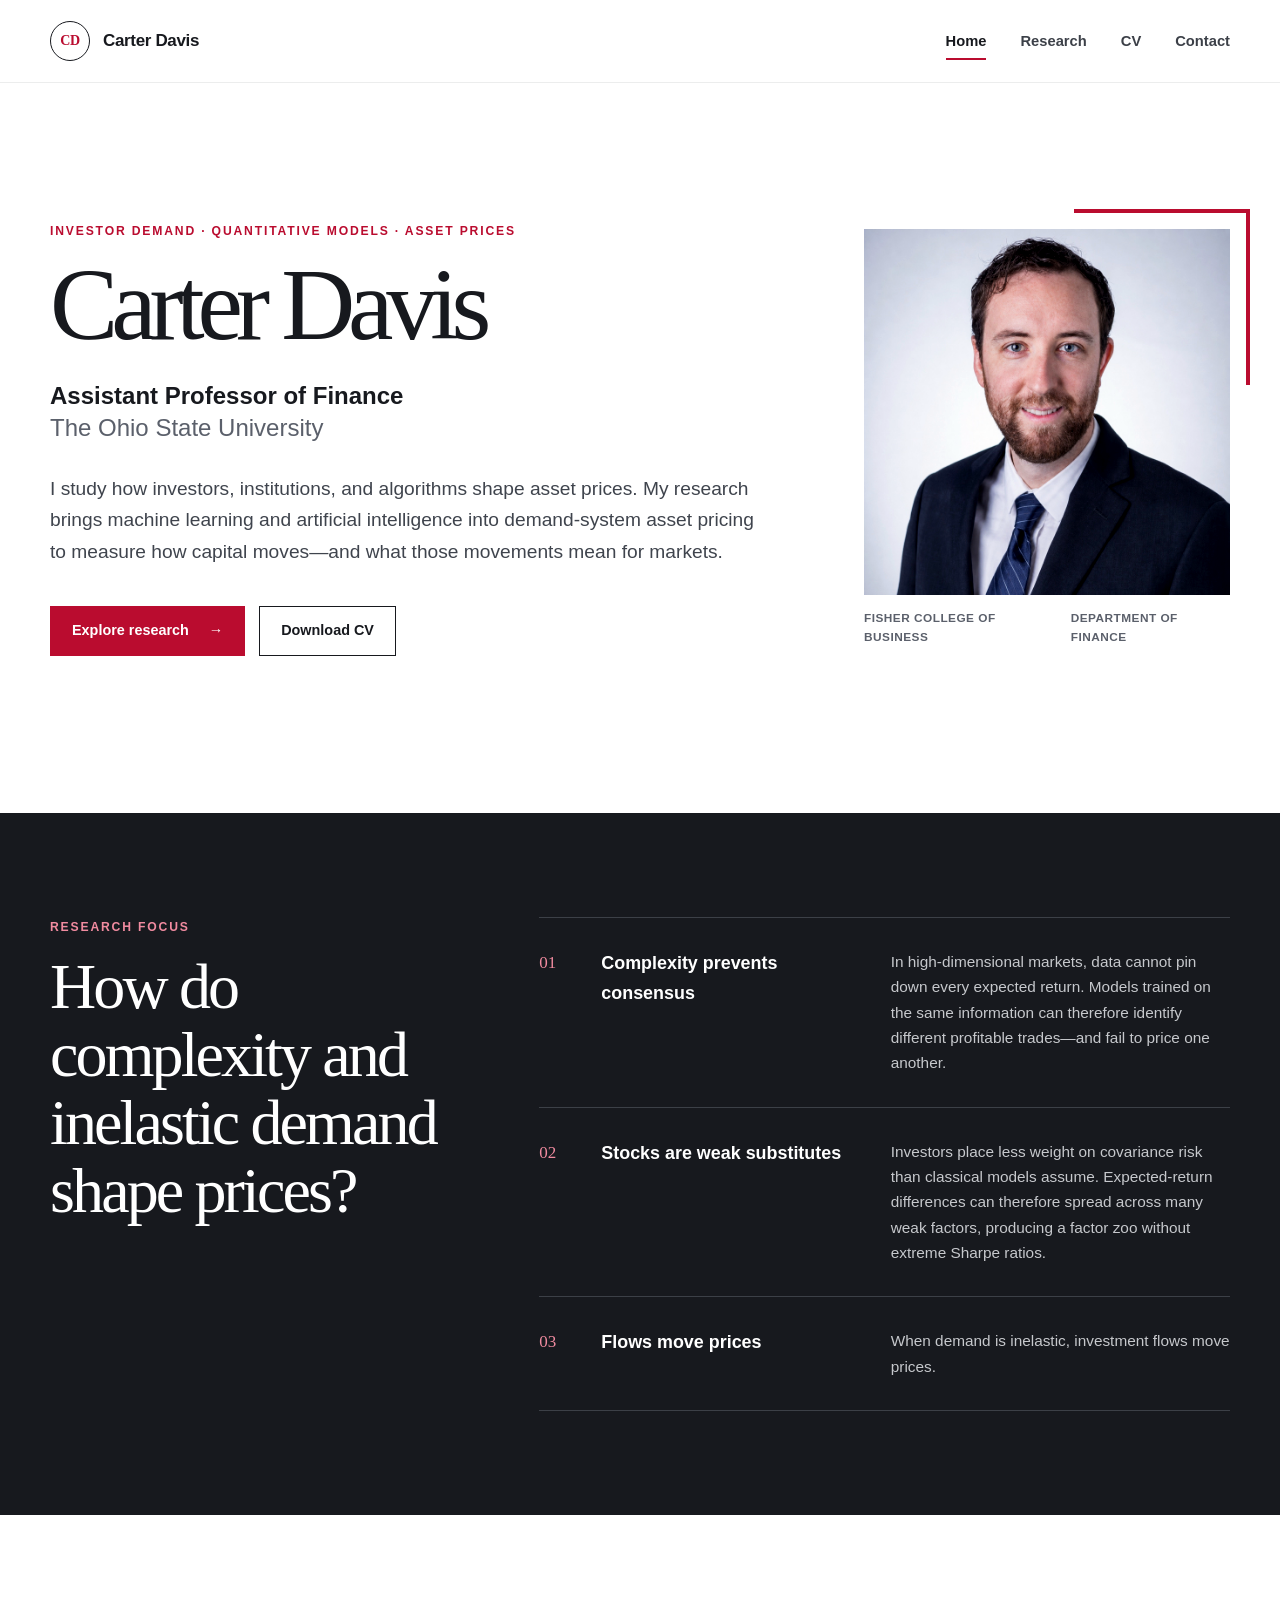
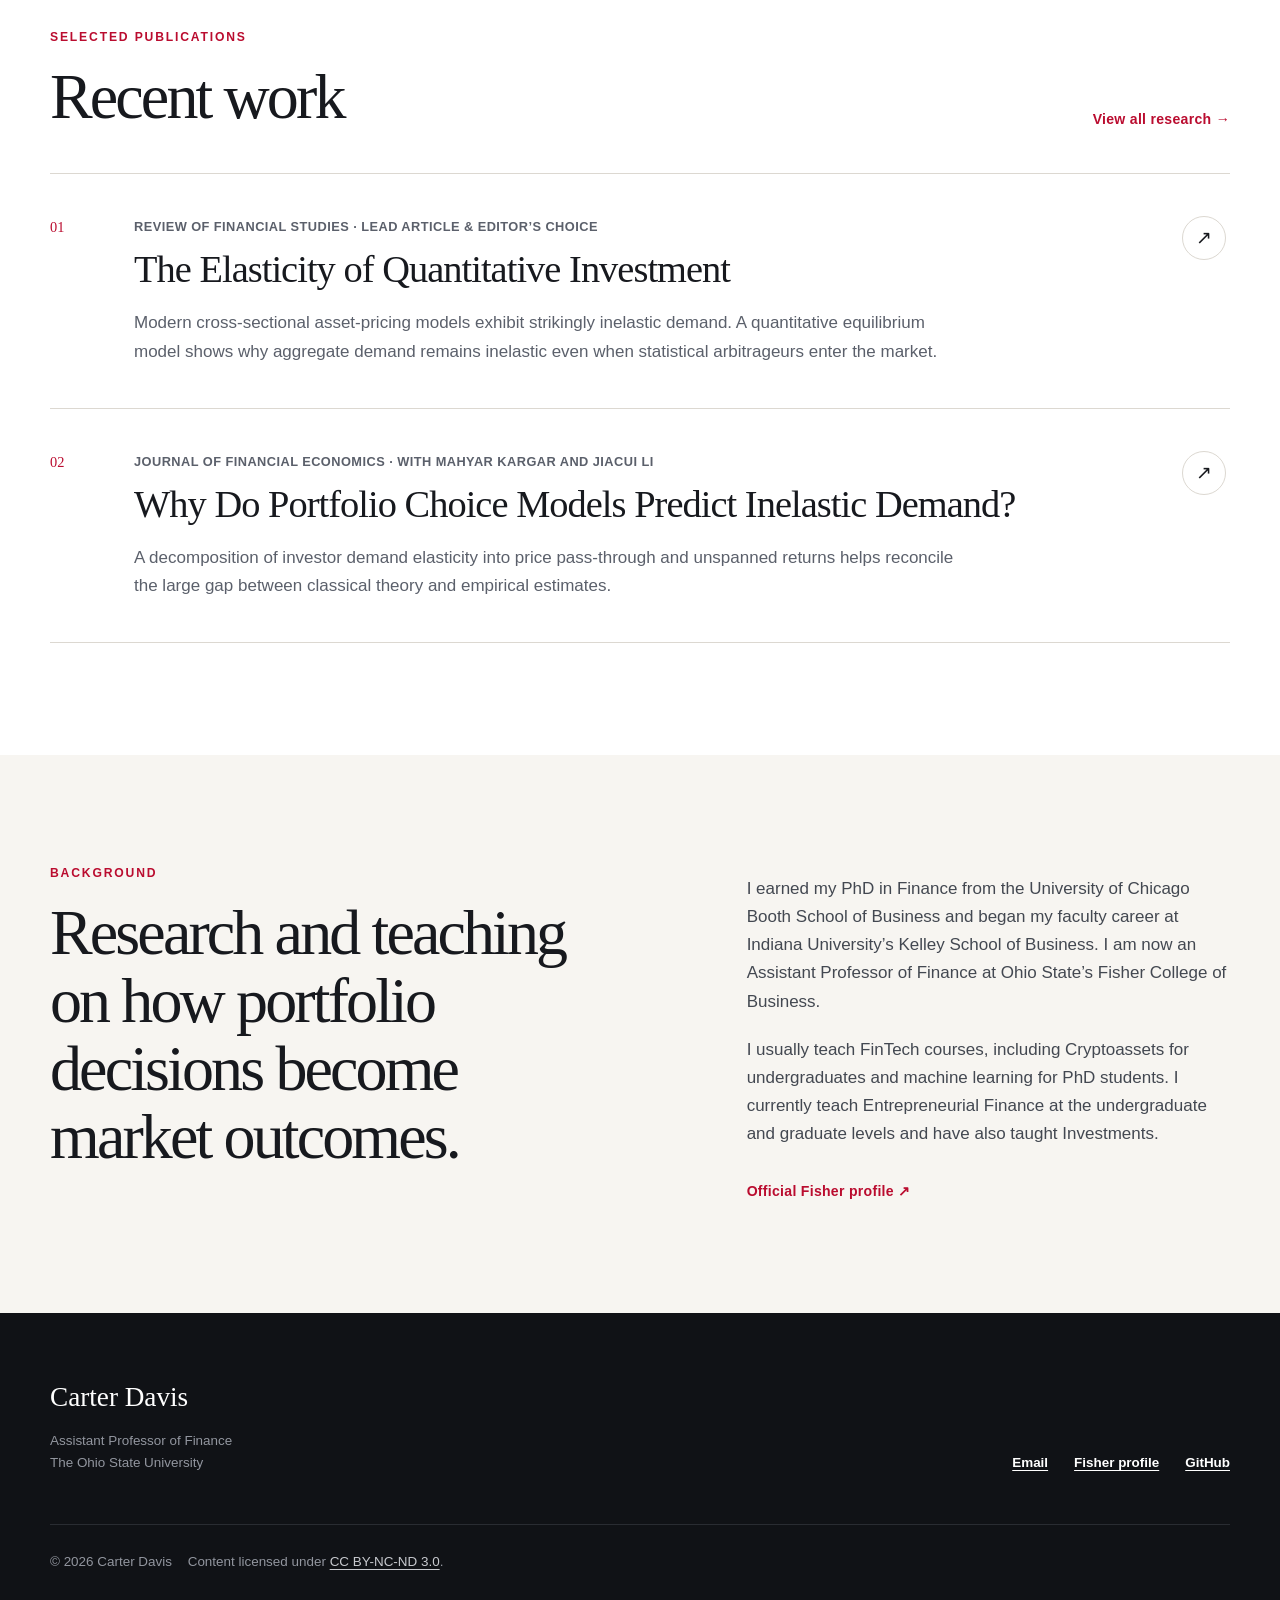
<file: index.html>
<!DOCTYPE html>
<html lang="en">
  <head>
    <meta charset="utf-8">
    <meta name="viewport" content="width=device-width, initial-scale=1">
    <title>Carter Davis | Finance Professor &amp; Researcher</title>
    <meta name="description" content="Carter Davis is an Assistant Professor of Finance at The Ohio State University studying how investors and quantitative models generate demand and move asset prices.">
    <meta name="theme-color" content="#ba0c2f">
    <link rel="canonical" href="https://carterkd.github.io/">
    <link rel="icon" href="assets/favicon.svg" type="image/svg+xml">
    <link rel="stylesheet" href="styles.css">
    <meta property="og:type" content="website">
    <meta property="og:title" content="Carter Davis | Finance Professor & Researcher">
    <meta property="og:description" content="Research on how investors and quantitative models generate demand and move asset prices.">
    <meta property="og:url" content="https://carterkd.github.io/">
    <meta property="og:image" content="https://carterkd.github.io/assets/images/carter-davis-corrected.jpg">
    <script type="application/ld+json">
      {
        "@context": "https://schema.org",
        "@type": "Person",
        "name": "Carter Davis",
        "url": "https://carterkd.github.io/",
        "image": "https://carterkd.github.io/assets/images/carter-davis-corrected.jpg",
        "jobTitle": "Assistant Professor of Finance",
        "affiliation": {
          "@type": "CollegeOrUniversity",
          "name": "The Ohio State University"
        },
        "alumniOf": {
          "@type": "CollegeOrUniversity",
          "name": "University of Chicago Booth School of Business"
        },
        "sameAs": [
          "https://fisher.osu.edu/people/davis.4983",
          "https://github.com/carterkd"
        ]
      }
    </script>
  </head>
  <body>
    <a class="skip-link" href="#main-content">Skip to content</a>
    <header class="site-header">
      <div class="shell header-inner">
        <a class="site-name" href="index.html" aria-label="CD, Carter Davis, home">
          <span class="monogram" aria-hidden="true">CD</span>
          <span>Carter Davis</span>
        </a>
        <button class="menu-button" type="button" aria-expanded="false" aria-controls="site-nav">
          <span class="sr-only">Open navigation</span>
          <span aria-hidden="true"></span>
          <span aria-hidden="true"></span>
        </button>
        <nav id="site-nav" class="site-nav" aria-label="Main navigation">
          <a href="index.html" aria-current="page">Home</a>
          <a href="research.html">Research</a>
          <a href="assets/files/carter-davis-cv.pdf">CV</a>
          <a href="contact.html">Contact</a>
        </nav>
      </div>
    </header>

    <main id="main-content">
      <section class="hero shell">
        <div class="hero-copy">
          <p class="eyebrow">Investor Demand · Quantitative Models · Asset Prices</p>
          <h1>Carter Davis</h1>
          <p class="hero-role">Assistant Professor of Finance<br><span>The Ohio State University</span></p>
          <p class="hero-intro">I study how investors, institutions, and algorithms shape asset prices. My research brings machine learning and artificial intelligence into demand-system asset pricing to measure how capital moves—and what those movements mean for markets.</p>
          <div class="button-row">
            <a class="button button-primary" href="research.html">Explore research <span aria-hidden="true">→</span></a>
            <a class="button button-secondary" href="assets/files/carter-davis-cv.pdf">Download CV</a>
          </div>
        </div>
        <figure class="portrait-wrap">
          <div class="portrait-accent" aria-hidden="true"></div>
          <img class="portrait" src="assets/images/carter-davis-corrected.jpg" width="840" height="840" alt="Carter Davis">
          <figcaption>
            <span>Fisher College of Business</span>
            <span>Department of Finance</span>
          </figcaption>
        </figure>
      </section>

      <section class="research-focus" aria-labelledby="focus-heading">
        <div class="shell focus-grid">
          <div>
            <p class="section-kicker">Research focus</p>
            <h2 id="focus-heading">How do complexity and inelastic demand shape prices?</h2>
          </div>
          <div class="focus-list">
            <div class="focus-item">
              <span class="focus-number">01</span>
              <h3>Complexity prevents consensus</h3>
              <p>In high-dimensional markets, data cannot pin down every expected return. Models trained on the same information can therefore identify different profitable trades—and fail to price one another.</p>
            </div>
            <div class="focus-item">
              <span class="focus-number">02</span>
              <h3>Stocks are weak substitutes</h3>
              <p>Investors place less weight on covariance risk than classical models assume. Expected-return differences can therefore spread across many weak factors, producing a factor zoo without extreme Sharpe ratios.</p>
            </div>
            <div class="focus-item">
              <span class="focus-number">03</span>
              <h3>Flows move prices</h3>
              <p>When demand is inelastic, investment flows move prices.</p>
            </div>
          </div>
        </div>
      </section>

      <section class="featured shell" aria-labelledby="featured-heading">
        <div class="section-heading-row">
          <div>
            <p class="section-kicker">Selected publications</p>
            <h2 id="featured-heading">Recent work</h2>
          </div>
          <a class="text-link" href="research.html">View all research <span aria-hidden="true">→</span></a>
        </div>

        <article class="featured-paper">
          <div class="paper-index">01</div>
          <div class="paper-main">
            <p class="paper-status">Review of Financial Studies · Lead article &amp; editor’s choice</p>
            <h3><a href="https://academic.oup.com/rfs/article/38/10/2845/8209933">The Elasticity of Quantitative Investment</a></h3>
            <p>Modern cross-sectional asset-pricing models exhibit strikingly inelastic demand. A quantitative equilibrium model shows why aggregate demand remains inelastic even when statistical arbitrageurs enter the market.</p>
          </div>
          <a class="paper-arrow" href="https://academic.oup.com/rfs/article/38/10/2845/8209933" aria-label="Read The Elasticity of Quantitative Investment">↗</a>
        </article>

        <article class="featured-paper">
          <div class="paper-index">02</div>
          <div class="paper-main">
            <p class="paper-status">Journal of Financial Economics · With Mahyar Kargar and Jiacui Li</p>
            <h3><a href="https://doi.org/10.1016/j.jfineco.2025.104096">Why Do Portfolio Choice Models Predict Inelastic Demand?</a></h3>
            <p>A decomposition of investor demand elasticity into price pass-through and unspanned returns helps reconcile the large gap between classical theory and empirical estimates.</p>
          </div>
          <a class="paper-arrow" href="https://doi.org/10.1016/j.jfineco.2025.104096" aria-label="Read Why Do Portfolio Choice Models Predict Inelastic Demand">↗</a>
        </article>
      </section>

      <section class="about-strip">
        <div class="shell about-grid">
          <div>
            <p class="section-kicker">Background</p>
            <h2>Research and teaching on how portfolio decisions become market outcomes.</h2>
          </div>
          <div class="about-copy">
            <p>I earned my PhD in Finance from the University of Chicago Booth School of Business and began my faculty career at Indiana University’s Kelley School of Business. I am now an Assistant Professor of Finance at Ohio State’s Fisher College of Business.</p>
            <p>I usually teach FinTech courses, including Cryptoassets for undergraduates and machine learning for PhD students. I currently teach Entrepreneurial Finance at the undergraduate and graduate levels and have also taught Investments.</p>
            <a class="text-link" href="https://fisher.osu.edu/people/davis.4983">Official Fisher profile <span aria-hidden="true">↗</span></a>
          </div>
        </div>
      </section>
    </main>

    <footer class="site-footer">
      <div class="shell footer-grid">
        <div>
          <a class="footer-name" href="index.html">Carter Davis</a>
          <p>Assistant Professor of Finance<br>The Ohio State University</p>
        </div>
        <nav class="footer-links" aria-label="Footer links">
          <a href="mailto:davis.4983@osu.edu">Email</a>
          <a href="https://fisher.osu.edu/people/davis.4983">Fisher profile</a>
          <a href="https://github.com/carterkd">GitHub</a>
        </nav>
        <p class="copyright">© <span data-current-year>2026</span> Carter Davis <span class="license">Content licensed under <a href="https://creativecommons.org/licenses/by-nc-nd/3.0/">CC BY-NC-ND 3.0</a>.</span></p>
      </div>
    </footer>
    <script src="script.js"></script>
  </body>
</html>
</file>
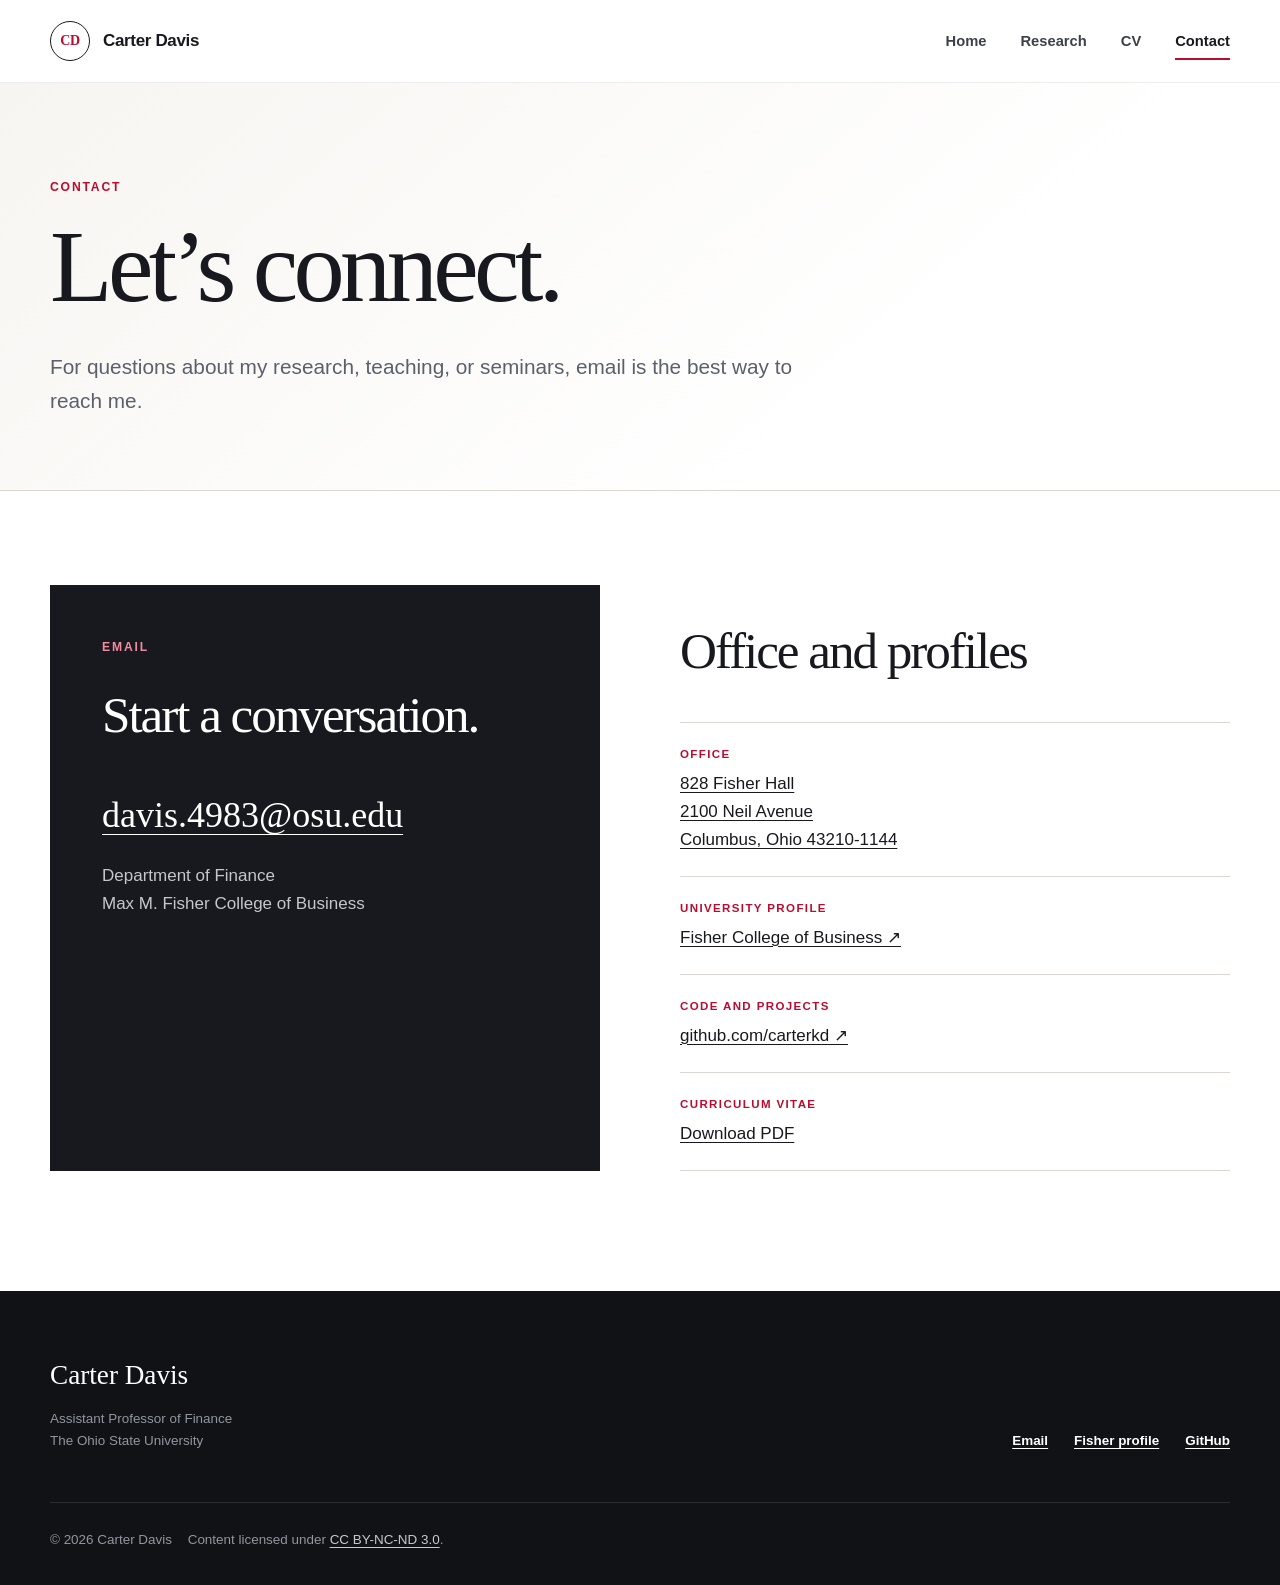
<file: contact.html>
<!DOCTYPE html>
<html lang="en">
  <head>
    <meta charset="utf-8">
    <meta name="viewport" content="width=device-width, initial-scale=1">
    <title>Contact | Carter Davis</title>
    <meta name="description" content="Contact Carter Davis, Assistant Professor of Finance at The Ohio State University Fisher College of Business.">
    <meta name="theme-color" content="#ba0c2f">
    <link rel="canonical" href="https://carterkd.github.io/contact.html">
    <link rel="icon" href="assets/favicon.svg" type="image/svg+xml">
    <link rel="stylesheet" href="styles.css">
  </head>
  <body>
    <a class="skip-link" href="#main-content">Skip to content</a>
    <header class="site-header">
      <div class="shell header-inner">
        <a class="site-name" href="index.html" aria-label="CD, Carter Davis, home">
          <span class="monogram" aria-hidden="true">CD</span>
          <span>Carter Davis</span>
        </a>
        <button class="menu-button" type="button" aria-expanded="false" aria-controls="site-nav">
          <span class="sr-only">Open navigation</span>
          <span aria-hidden="true"></span>
          <span aria-hidden="true"></span>
        </button>
        <nav id="site-nav" class="site-nav" aria-label="Main navigation">
          <a href="index.html">Home</a>
          <a href="research.html">Research</a>
          <a href="assets/files/carter-davis-cv.pdf">CV</a>
          <a href="contact.html" aria-current="page">Contact</a>
        </nav>
      </div>
    </header>

    <main id="main-content">
      <header class="page-hero">
        <div class="shell">
          <p class="eyebrow">Contact</p>
          <h1>Let’s connect.</h1>
          <p class="lede">For questions about my research, teaching, or seminars, email is the best way to reach me.</p>
        </div>
      </header>

      <section class="contact-section">
        <div class="shell contact-grid">
          <div class="contact-card">
            <p class="section-kicker">Email</p>
            <h2>Start a conversation.</h2>
            <a href="mailto:davis.4983@osu.edu">davis.4983@osu.edu</a>
            <p>Department of Finance<br>Max M. Fisher College of Business</p>
          </div>
          <div class="contact-details">
            <h2>Office and profiles</h2>
            <div class="detail-row">
              <span class="detail-label">Office</span>
              <p><a href="https://maps.google.com/?q=Fisher+Hall+2100+Neil+Ave+Columbus+Ohio+43210">828 Fisher Hall<br>2100 Neil Avenue<br>Columbus, Ohio 43210-1144</a></p>
            </div>
            <div class="detail-row">
              <span class="detail-label">University profile</span>
              <p><a href="https://fisher.osu.edu/people/davis.4983">Fisher College of Business <span aria-hidden="true">↗</span></a></p>
            </div>
            <div class="detail-row">
              <span class="detail-label">Code and projects</span>
              <p><a href="https://github.com/carterkd">github.com/carterkd <span aria-hidden="true">↗</span></a></p>
            </div>
            <div class="detail-row">
              <span class="detail-label">Curriculum vitae</span>
              <p><a href="assets/files/carter-davis-cv.pdf">Download PDF</a></p>
            </div>
          </div>
        </div>
      </section>
    </main>

    <footer class="site-footer">
      <div class="shell footer-grid">
        <div>
          <a class="footer-name" href="index.html">Carter Davis</a>
          <p>Assistant Professor of Finance<br>The Ohio State University</p>
        </div>
        <nav class="footer-links" aria-label="Footer links">
          <a href="mailto:davis.4983@osu.edu">Email</a>
          <a href="https://fisher.osu.edu/people/davis.4983">Fisher profile</a>
          <a href="https://github.com/carterkd">GitHub</a>
        </nav>
        <p class="copyright">© <span data-current-year>2026</span> Carter Davis <span class="license">Content licensed under <a href="https://creativecommons.org/licenses/by-nc-nd/3.0/">CC BY-NC-ND 3.0</a>.</span></p>
      </div>
    </footer>
    <script src="script.js"></script>
  </body>
</html>
</file>
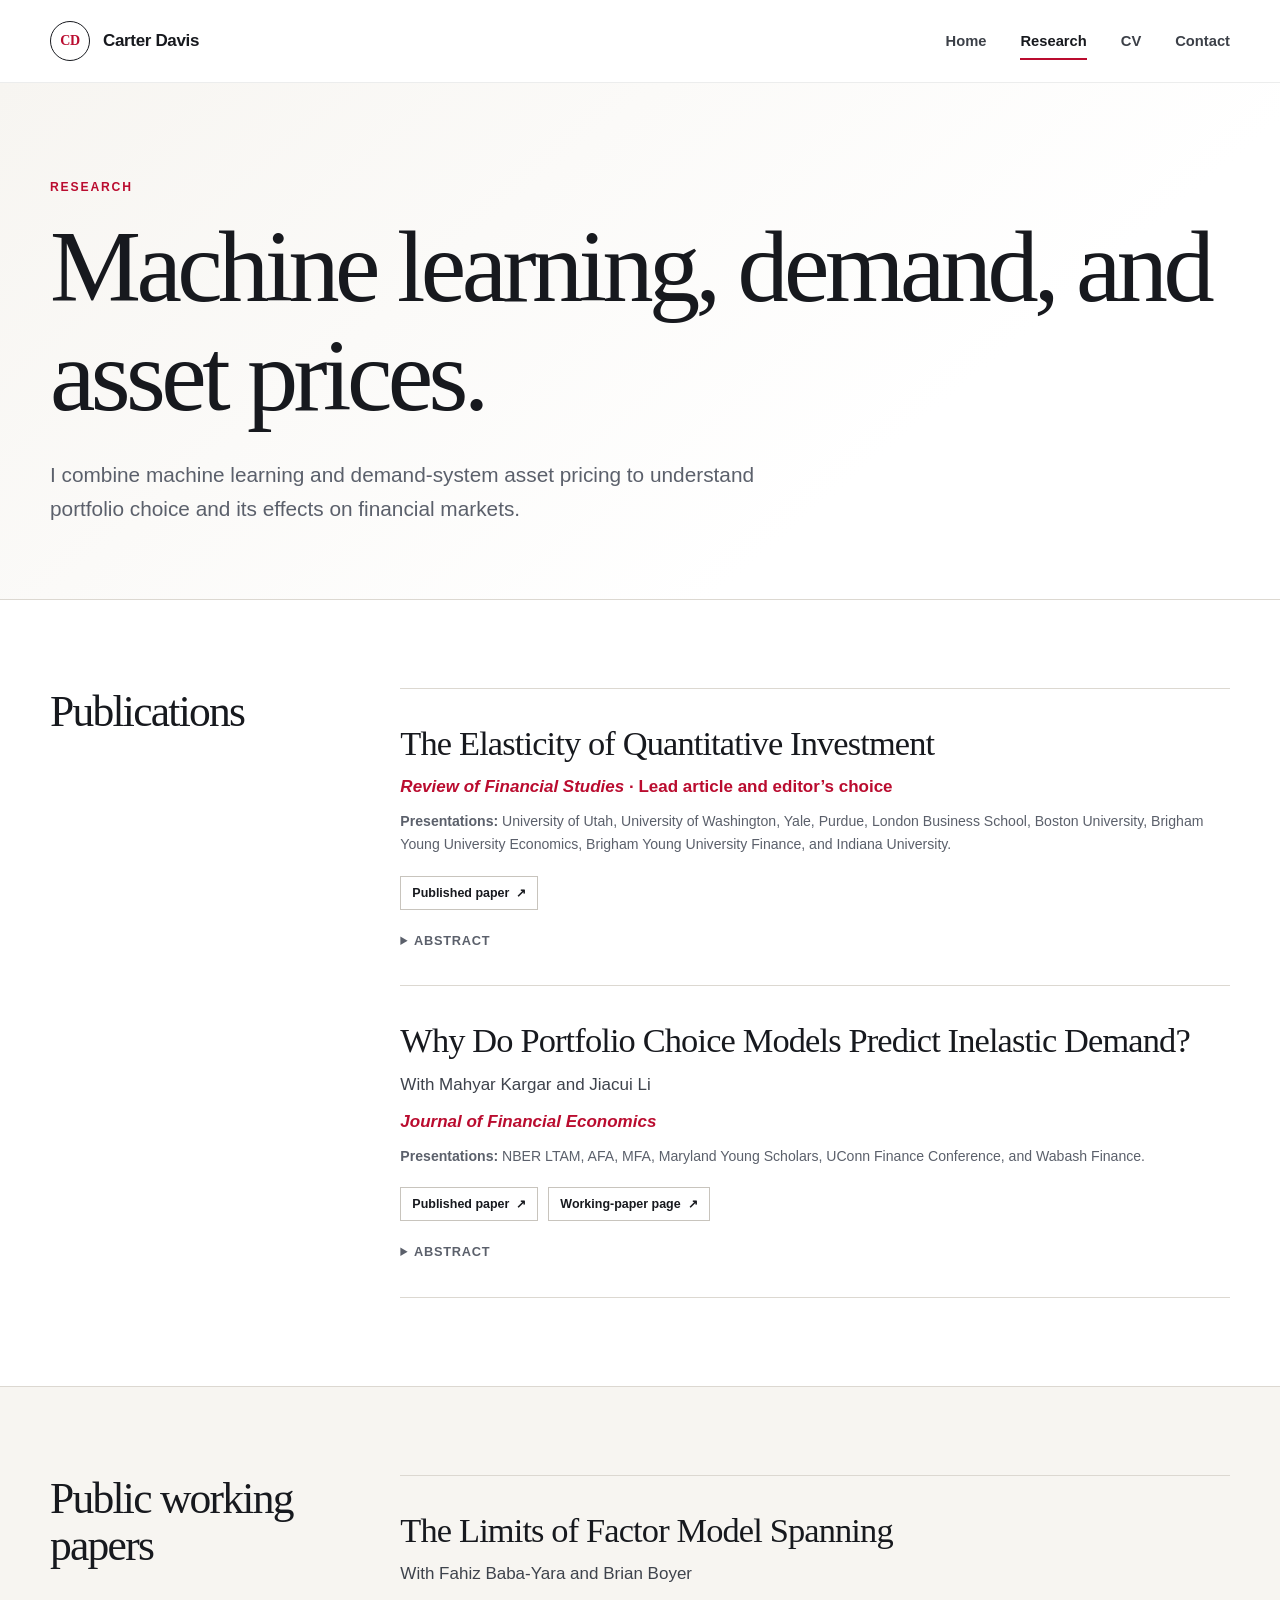
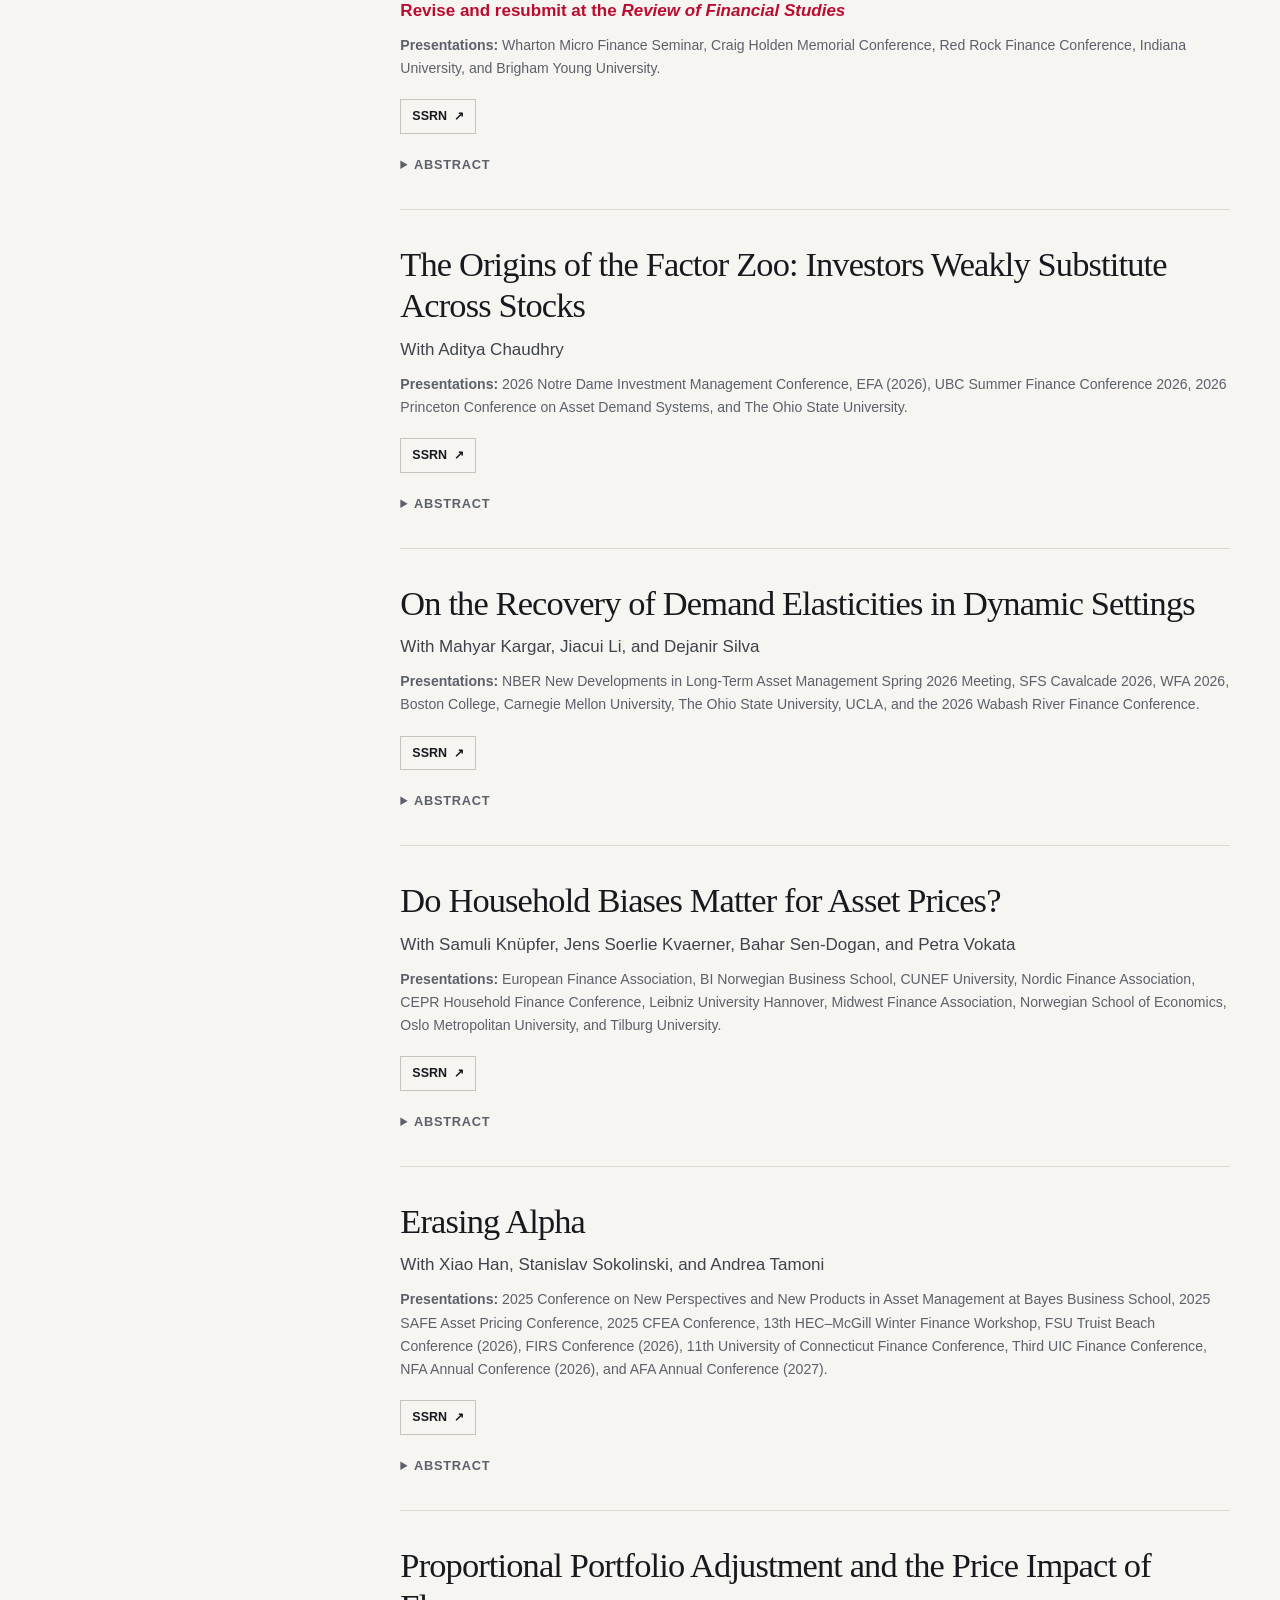
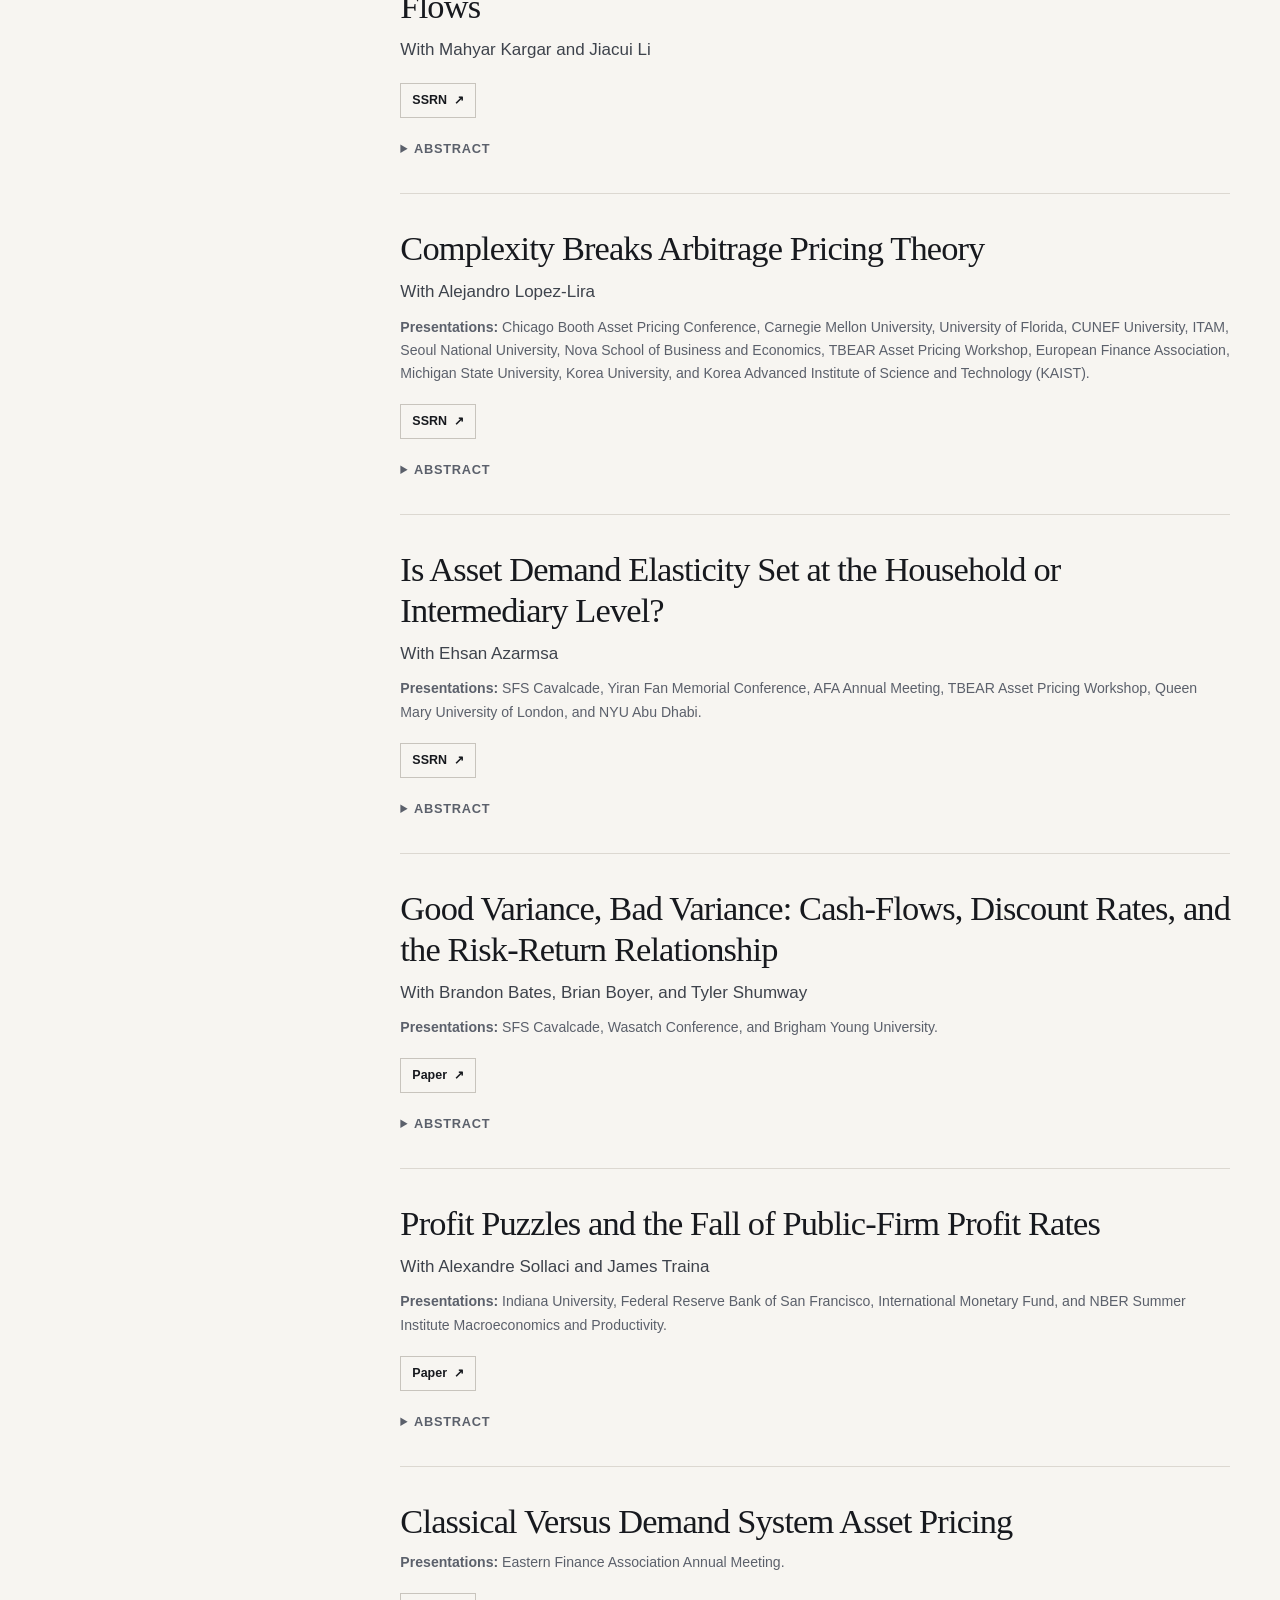
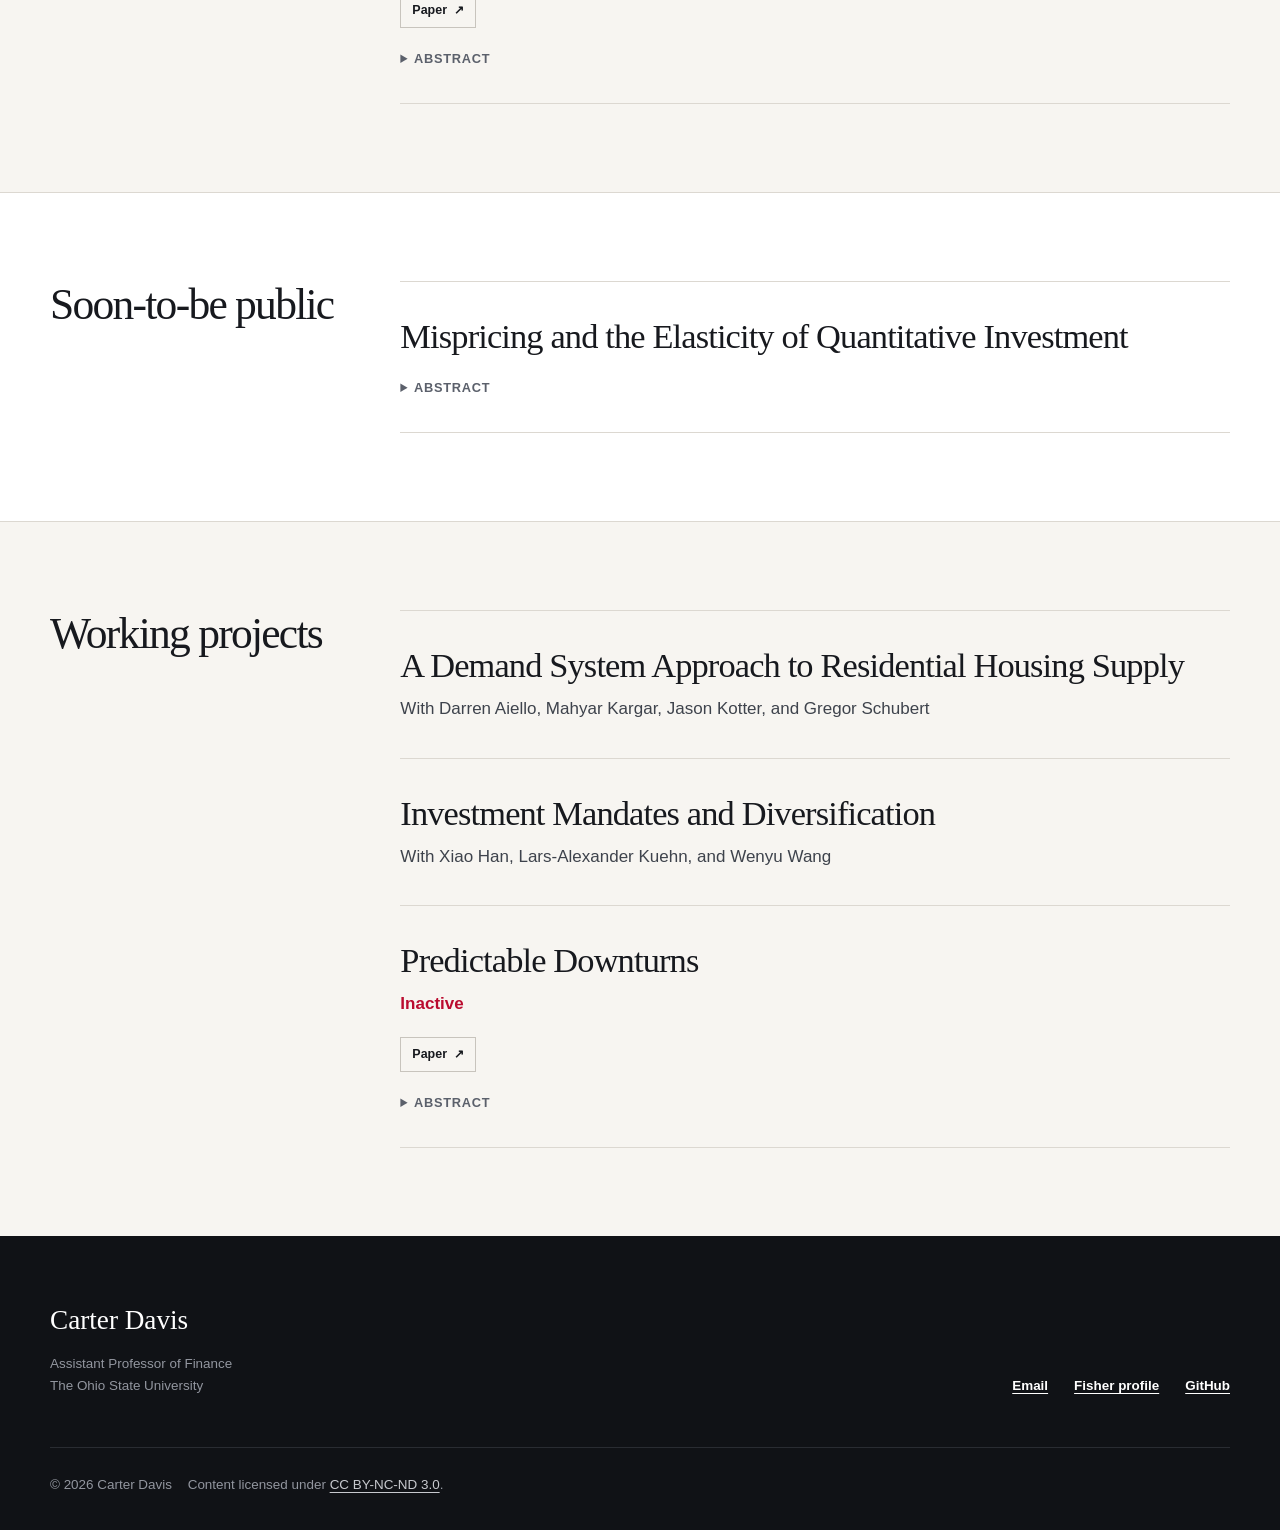
<file: research.html>
<!DOCTYPE html>
<html lang="en">
  <head>
    <meta charset="utf-8">
    <meta name="viewport" content="width=device-width, initial-scale=1">
    <title>Research | Carter Davis</title>
    <meta name="description" content="Publications and working papers by Carter Davis on how investors and quantitative models generate demand and shape asset prices.">
    <meta name="theme-color" content="#ba0c2f">
    <link rel="canonical" href="https://carterkd.github.io/research.html">
    <link rel="icon" href="assets/favicon.svg" type="image/svg+xml">
    <link rel="stylesheet" href="styles.css">
  </head>
  <body>
    <a class="skip-link" href="#main-content">Skip to content</a>
    <header class="site-header">
      <div class="shell header-inner">
        <a class="site-name" href="index.html" aria-label="CD, Carter Davis, home">
          <span class="monogram" aria-hidden="true">CD</span>
          <span>Carter Davis</span>
        </a>
        <button class="menu-button" type="button" aria-expanded="false" aria-controls="site-nav">
          <span class="sr-only">Open navigation</span>
          <span aria-hidden="true"></span>
          <span aria-hidden="true"></span>
        </button>
        <nav id="site-nav" class="site-nav" aria-label="Main navigation">
          <a href="index.html">Home</a>
          <a href="research.html" aria-current="page">Research</a>
          <a href="assets/files/carter-davis-cv.pdf">CV</a>
          <a href="contact.html">Contact</a>
        </nav>
      </div>
    </header>

    <main id="main-content">
      <header class="page-hero">
        <div class="shell">
          <p class="eyebrow">Research</p>
          <h1>Machine learning, demand, and asset prices.</h1>
          <p class="lede">I combine machine learning and demand-system asset pricing to understand portfolio choice and its effects on financial markets.</p>
        </div>
      </header>

      <section class="research-section" aria-labelledby="publications-heading">
        <div class="shell research-layout">
          <h2 id="publications-heading">Publications</h2>
          <div class="paper-list">
            <article class="paper-card">
              <h3><a href="https://academic.oup.com/rfs/article/38/10/2845/8209933">The Elasticity of Quantitative Investment</a></h3>
              <p class="venue"><em>Review of Financial Studies</em> · Lead article and editor’s choice</p>
              <p class="presentations"><strong>Presentations:</strong> University of Utah, University of Washington, Yale, Purdue, London Business School, Boston University, Brigham Young University Economics, Brigham Young University Finance, and Indiana University.</p>
              <div class="paper-actions">
                <a class="paper-link" href="https://academic.oup.com/rfs/article/38/10/2845/8209933">Published paper <span aria-hidden="true">↗</span></a>
              </div>
              <details class="abstract">
                <summary>Abstract</summary>
                <p>What is the demand elasticity of statistical arbitrageurs that invest according to the advice of modern cross-sectional asset pricing models? Thirteen models from the literature exhibit strikingly inelastic demand, in contrast to classical models that rely on statistical arbitrageurs to create elastic market demand for assets. This inelasticity arises from the difficulty of trading against price changes. A quantitative equilibrium model shows that aggregate demand remains inelastic even with these statistical arbitrageurs in the market.</p>
              </details>
            </article>

            <article class="paper-card">
              <h3><a href="https://papers.ssrn.com/sol3/papers.cfm?abstract_id=4195089">Why Do Portfolio Choice Models Predict Inelastic Demand?</a></h3>
              <p class="authors">With Mahyar Kargar and Jiacui Li</p>
              <p class="venue"><em>Journal of Financial Economics</em></p>
              <p class="presentations"><strong>Presentations:</strong> NBER LTAM, AFA, MFA, Maryland Young Scholars, UConn Finance Conference, and Wabash Finance.</p>
              <div class="paper-actions">
                <a class="paper-link" href="https://doi.org/10.1016/j.jfineco.2025.104096">Published paper <span aria-hidden="true">↗</span></a>
                <a class="paper-link" href="https://papers.ssrn.com/sol3/papers.cfm?abstract_id=4195089">Working-paper page <span aria-hidden="true">↗</span></a>
              </div>
              <details class="abstract">
                <summary>Abstract</summary>
                <p>Classical asset pricing models predict that optimizing investors exhibit extremely high demand elasticities, while empirical estimates are significantly lower—by three orders of magnitude. To reconcile this disparity, we introduce a novel decomposition of investor demand elasticity into two key components: “price pass-through,” which captures how price movements forecast returns, and “unspanned returns,” reflecting a stock’s lack of perfect substitutes. In a factor model framework, we show that unspanned returns become significant when models include “weak factors.” Classical models overestimate demand elasticity by assuming both very low unspanned returns and high price pass-throughs, assumptions that are inconsistent with empirical evidence.</p>
              </details>
            </article>
          </div>
        </div>
      </section>

      <section class="research-section alt" aria-labelledby="working-papers-heading">
        <div class="shell research-layout">
          <h2 id="working-papers-heading">Public working papers</h2>
          <div class="paper-list">
            <article class="paper-card">
              <h3><a href="https://papers.ssrn.com/sol3/papers.cfm?abstract_id=3967588">The Limits of Factor Model Spanning</a></h3>
              <p class="authors">With Fahiz Baba-Yara and Brian Boyer</p>
              <p class="venue">Revise and resubmit at the <em>Review of Financial Studies</em></p>
              <p class="presentations"><strong>Presentations:</strong> Wharton Micro Finance Seminar, Craig Holden Memorial Conference, Red Rock Finance Conference, Indiana University, and Brigham Young University.</p>
              <div class="paper-actions">
                <a class="paper-link" href="https://papers.ssrn.com/sol3/papers.cfm?abstract_id=3967588">SSRN <span aria-hidden="true">↗</span></a>
              </div>
              <details class="abstract">
                <summary>Abstract</summary>
                <p>Factor models, their linear stochastic discount factors, and the mean–variance-efficient portfolios formed from their factors are central tools for describing expected returns. We ask whether any factor model proposed in the literature can price the model portfolios produced by all the others. We soundly reject this null: every candidate produces economically large pricing errors—spanning alphas—on portfolios produced by other models. Covariance-based SDF tests likewise cannot price every candidate, even when its SDF coefficient is chosen solely to price competing model portfolios. Even meta-portfolios constructed from all candidate models fail to span them out of sample. We develop a theory explaining how rational procedures trained on the same data can continue to produce different pricing portfolios in a high-dimensional learning problem.</p>
              </details>
            </article>

            <article class="paper-card">
              <h3><a href="https://papers.ssrn.com/sol3/papers.cfm?abstract_id=6545318">The Origins of the Factor Zoo: Investors Weakly Substitute Across Stocks</a></h3>
              <p class="authors">With Aditya Chaudhry</p>
              <p class="presentations"><strong>Presentations:</strong> 2026 Notre Dame Investment Management Conference, EFA (2026), UBC Summer Finance Conference 2026, 2026 Princeton Conference on Asset Demand Systems, and The Ohio State University.</p>
              <div class="paper-actions">
                <a class="paper-link" href="https://papers.ssrn.com/sol3/papers.cfm?abstract_id=6545318">SSRN <span aria-hidden="true">↗</span></a>
              </div>
              <details class="abstract">
                <summary>Abstract</summary>
                <p>We propose a simple explanation for the “factor zoo” in expected stock returns: investors treat individual stocks as weak substitutes. In classical asset-pricing models, substitution is strong: investors readily reallocate across assets that comove, so differences in expected returns are explained by the few factors that create the most comovement across stocks. In contrast, we show that substitution is empirically weak by measuring cross-sectional return predictability, cross-price multipliers, and cross-price elasticities. This weak substitution gives rise to the factor zoo: expected returns depend on many factors, including weak factors that create little comovement. Moreover, weak substitution rationalizes why equilibrium Sharpe ratios remain moderate even though weak factors contribute to expected returns. Additionally, weak substitution implies that misspecified substitution patterns create only small biases in price elasticity and multiplier estimates.</p>
              </details>
            </article>

            <article class="paper-card">
              <h3><a href="https://papers.ssrn.com/sol3/papers.cfm?abstract_id=6497439">On the Recovery of Demand Elasticities in Dynamic Settings</a></h3>
              <p class="authors">With Mahyar Kargar, Jiacui Li, and Dejanir Silva</p>
              <p class="presentations"><strong>Presentations:</strong> NBER New Developments in Long-Term Asset Management Spring 2026 Meeting, SFS Cavalcade 2026, WFA 2026, Boston College, Carnegie Mellon University, The Ohio State University, UCLA, and the 2026 Wabash River Finance Conference.</p>
              <div class="paper-actions">
                <a class="paper-link" href="https://papers.ssrn.com/sol3/papers.cfm?abstract_id=6497439">SSRN <span aria-hidden="true">↗</span></a>
              </div>
              <details class="abstract">
                <summary>Abstract</summary>
                <p>We study how to recover and use demand elasticities in dynamic asset markets. In demand-system asset pricing, a price movement is accompanied by changes in future expected prices, returns, and risk, so there is no single context-free elasticity. The instrumented elasticity, which captures the reduced-form response to a shock that moves prices together with these future objects, is shock-specific. The structural elasticity, which holds the other arguments of demand fixed, is transportable across shock environments. We show that the inverse of the instrumented elasticity is the price multiplier and develop a recovery theory that uses impulse responses of flows, returns, and risk to extract structural demand coefficients from shock-specific reduced-form estimates. We then implement the recovery in an orthonormal factor model that accommodates unbalanced stock panels. In weekly order-flow data, the naive inverse-multiplier benchmark is about 0.35, while the recovered stock-specific own-price elasticity is about 5. A four-week sign-restricted recovery finds precisely estimated expected-return sensitivity in systematic factor demand at every week, even though the stock-specific component is concentrated in week one. Risk raises the first-week elasticity and displays suggestive continuation dynamics.</p>
              </details>
            </article>

            <article class="paper-card">
              <h3><a href="https://papers.ssrn.com/sol3/papers.cfm?abstract_id=4931590">Do Household Biases Matter for Asset Prices?</a></h3>
              <p class="authors">With Samuli Knüpfer, Jens Soerlie Kvaerner, Bahar Sen-Dogan, and Petra Vokata</p>
              <p class="presentations"><strong>Presentations:</strong> European Finance Association, BI Norwegian Business School, CUNEF University, Nordic Finance Association, CEPR Household Finance Conference, Leibniz University Hannover, Midwest Finance Association, Norwegian School of Economics, Oslo Metropolitan University, and Tilburg University.</p>
              <div class="paper-actions">
                <a class="paper-link" href="https://papers.ssrn.com/sol3/papers.cfm?abstract_id=4931590">SSRN <span aria-hidden="true">↗</span></a>
              </div>
              <details class="abstract">
                <summary>Abstract</summary>
                <p>Are household behavioral biases quantitatively important for asset prices? We answer this question using complete ownership records for Norwegian stocks from 2007 to 2020 and a demand-system model of asset prices. Households account for 1.8 times their market share of cross-sectional return variation. Wealthy investors with strong behavioral tilts drive most of this effect. For overconfidence, lottery preference, and the disposition effect, reallocating capital from the most- to the least-biased households compresses anomaly spreads on average. Return-extrapolating demand instead absorbs the average anomaly spread, with book-to-market as the primary creator-side exception. Our results show that measured household behavioral demand matters in the aggregate, but its effect on anomaly pricing depends on the measure.</p>
              </details>
            </article>

            <article class="paper-card">
              <h3><a href="https://papers.ssrn.com/sol3/papers.cfm?abstract_id=5169378">Erasing Alpha</a></h3>
              <p class="authors">With Xiao Han, Stanislav Sokolinski, and Andrea Tamoni</p>
              <p class="presentations"><strong>Presentations:</strong> 2025 Conference on New Perspectives and New Products in Asset Management at Bayes Business School, 2025 SAFE Asset Pricing Conference, 2025 CFEA Conference, 13th HEC–McGill Winter Finance Workshop, FSU Truist Beach Conference (2026), FIRS Conference (2026), 11th University of Connecticut Finance Conference, Third UIC Finance Conference, NFA Annual Conference (2026), and AFA Annual Conference (2027).</p>
              <div class="paper-actions">
                <a class="paper-link" href="https://papers.ssrn.com/sol3/papers.cfm?abstract_id=5169378">SSRN <span aria-hidden="true">↗</span></a>
              </div>
              <details class="abstract">
                <summary>Abstract</summary>
                <p>How much capital must move to eliminate the alpha of an investment strategy? We address this question within a stock-level equilibrium framework that delivers a transparent decomposition of alpha erosion into three components: price impact, its pass-through into expected returns, and the ownership overlap between the targeted portfolio and the source and destination of capital. Focusing on the value strategy, we find that alpha is remarkably hard to erase: even reallocating the entire growth-fund AUM into value funds reduces value alpha from 5.6% to only 4.9%. This modest erosion implies a value capacity of about $3.1 trillion, and alternative funding sources yield even larger capacity. The same reallocation generates a whack-a-mole spillover by raising momentum alpha. Our results suggest that even capital flows large enough to generate meaningful price impact translate into only modest changes in alphas, and that overlapping portfolio holdings can mechanically redistribute alpha across strategies rather than eliminate it.</p>
              </details>
            </article>

            <article class="paper-card">
              <h3><a href="https://papers.ssrn.com/sol3/papers.cfm?abstract_id=7721058">Proportional Portfolio Adjustment and the Price Impact of Flows</a></h3>
              <p class="authors">With Mahyar Kargar and Jiacui Li</p>
              <div class="paper-actions">
                <a class="paper-link" href="https://papers.ssrn.com/sol3/papers.cfm?abstract_id=7721058">SSRN <span aria-hidden="true">↗</span></a>
              </div>
              <details class="abstract">
                <summary>Abstract</summary>
                <p>Investors' portfolio choices determine how much liquidity they provide to absorb capital flows, and therefore how much those flows move prices. We show that institutions trade far more dollars in larger positions, while percentage adjustments vary much less with position size. Mean-variance portfolio choice explains neither this pattern nor the price effects of flow-induced trading. We develop a portfolio choice model in which the marginal cost of adjusting a position depends on its percentage change. The model retains portfolio risk and nests classical models as special cases. The adjustment cost allows the model to fit both institutional trading and flow-induced price responses much better than mean-variance demand. Our results suggest that understanding the price impact of flows requires a portfolio choice model in which trading scales with existing holdings.</p>
              </details>
            </article>

            <article class="paper-card">
              <h3><a href="https://papers.ssrn.com/sol3/papers.cfm?abstract_id=6502339">Complexity Breaks Arbitrage Pricing Theory</a></h3>
              <p class="authors">With Alejandro Lopez-Lira</p>
              <p class="presentations"><strong>Presentations:</strong> Chicago Booth Asset Pricing Conference, Carnegie Mellon University, University of Florida, CUNEF University, ITAM, Seoul National University, Nova School of Business and Economics, TBEAR Asset Pricing Workshop, European Finance Association, Michigan State University, Korea University, and Korea Advanced Institute of Science and Technology (KAIST).</p>
              <div class="paper-actions">
                <a class="paper-link" href="https://papers.ssrn.com/sol3/papers.cfm?abstract_id=6502339">SSRN <span aria-hidden="true">↗</span></a>
              </div>
              <details class="abstract">
                <summary>Abstract</summary>
                <p>Arbitrage Pricing Theory predicts pricing errors vanish as markets grow. Three findings reverse this prediction. First, under estimation uncertainty, equilibrium pricing errors scale as N/t (number of assets over sample size), with a persistent component from time-varying fundamentals that no estimator can eliminate. Second, the stochastic discount factor loads primarily on estimation errors rather than fundamental risk factors, explaining why risk-based factor models fail to price assets. Third, multiple strategies achieve high Sharpe ratios with low cross-correlations as they exploit distinct dimensions of the growing estimation error space. When investors disagree about expected returns, mispricing persists even with informed investors because risk aversion prevents them from taking sufficiently large positions to eliminate complexity-driven pricing errors. Empirically, individual stock returns require 145 principal components to explain half their variance. Systematic hedge funds’ active positions exhibit near-zero correlations (average 0.07), consistent with exploitation of distinct estimation-error dimensions.</p>
              </details>
            </article>

            <article class="paper-card">
              <h3><a href="https://papers.ssrn.com/sol3/papers.cfm?abstract_id=4677517">Is Asset Demand Elasticity Set at the Household or Intermediary Level?</a></h3>
              <p class="authors">With Ehsan Azarmsa</p>
              <p class="presentations"><strong>Presentations:</strong> SFS Cavalcade, Yiran Fan Memorial Conference, AFA Annual Meeting, TBEAR Asset Pricing Workshop, Queen Mary University of London, and NYU Abu Dhabi.</p>
              <div class="paper-actions">
                <a class="paper-link" href="https://papers.ssrn.com/sol3/papers.cfm?abstract_id=4677517">SSRN <span aria-hidden="true">↗</span></a>
              </div>
              <details class="abstract">
                <summary>Abstract</summary>
                <p>Household-based and intermediary-based asset pricing models disagree about the elasticity of the allocations to intermediaries. Household-based models imply a high elasticity that renders intermediaries’ portfolio behavior irrelevant, while intermediary-based models imply a low elasticity. Using 13F institutional holdings data, we find that allocations to mutual funds and investment advisors exhibit a negative and significant relationship with the price of their portfolio assets. However, this elasticity is too small to significantly impact aggregate demand elasticity for individual assets. Our findings support the central premise of intermediary-based models: households do not adjust allocations enough to counteract mispricings caused by intermediary frictions.</p>
              </details>
            </article>

            <article class="paper-card">
              <h3><a href="https://papers.ssrn.com/sol3/papers.cfm?abstract_id=5188761">Good Variance, Bad Variance: Cash-Flows, Discount Rates, and the Risk-Return Relationship</a></h3>
              <p class="authors">With Brandon Bates, Brian Boyer, and Tyler Shumway</p>
              <p class="presentations"><strong>Presentations:</strong> SFS Cavalcade, Wasatch Conference, and Brigham Young University.</p>
              <div class="paper-actions">
                <a class="paper-link" href="https://papers.ssrn.com/sol3/papers.cfm?abstract_id=5188761">Paper <span aria-hidden="true">↗</span></a>
              </div>
              <details class="abstract">
                <summary>Abstract</summary>
                <p>We decompose conditional variance into the sum of two components: one driven by uncertainty about cash-flow growth, or bad variance, and a second driven by uncertainty about discount rates, or good variance. We develop a simple theoretical model with time-varying second conditional moments and document empirical evidence that suggests bad variance earns a risk premium that is statistically and economically significant, whereas good variance does not. In out-of-sample tests, bad variance dominates other predictors of market returns and can help identify the gap between the lower bound of Martin (2016) and the actual market risk premium.</p>
              </details>
            </article>

            <article class="paper-card">
              <h3><a href="https://papers.ssrn.com/sol3/papers.cfm?abstract_id=4015573">Profit Puzzles and the Fall of Public-Firm Profit Rates</a></h3>
              <p class="authors">With Alexandre Sollaci and James Traina</p>
              <p class="presentations"><strong>Presentations:</strong> Indiana University, Federal Reserve Bank of San Francisco, International Monetary Fund, and NBER Summer Institute Macroeconomics and Productivity.</p>
              <div class="paper-actions">
                <a class="paper-link" href="https://papers.ssrn.com/sol3/papers.cfm?abstract_id=4015573">Paper <span aria-hidden="true">↗</span></a>
              </div>
              <details class="abstract">
                <summary>Abstract</summary>
                <p>Why have U.S. aggregate profit rates increased while financial-market rates decreased since 1980? We propose a mismatch hypothesis: profit rates in the national accounts track the return on capital for all firms, while financial-market rates track the cost of capital for public firms only. We show public-firm profit rates halved since 1980, matching trends in financial markets and suggesting low market power. Nonfinancial domestic private-firm profit rates doubled, suggesting high market power or risk. Size and sector differences cannot explain the divergence, though intangible intensity might. Our results indicate substantial biases in extrapolating public-firm trends to the aggregate economy.</p>
              </details>
            </article>

            <article class="paper-card">
              <h3><a href="https://papers.ssrn.com/sol3/papers.cfm?abstract_id=5232345">Classical Versus Demand System Asset Pricing</a></h3>
              <p class="presentations"><strong>Presentations:</strong> Eastern Finance Association Annual Meeting.</p>
              <div class="paper-actions">
                <a class="paper-link" href="https://papers.ssrn.com/sol3/papers.cfm?abstract_id=5232345">Paper <span aria-hidden="true">↗</span></a>
              </div>
              <details class="abstract">
                <summary>Abstract</summary>
                <p>Classical asset pricing (CAP) models often assume that asset demand is linear in log prices, while demand system asset pricing (DSAP) relies on near-isoelastic demand. Although isoelastic demand arises from a particular coefficient restriction—and exotic alternatives like cosine demand are possible—it fits the data better than a CAP model. CAP models predict similar percentage price impacts across stocks of very different sizes, whereas DSAP predicts smaller impacts for larger stocks, consistent with observed demand curves. I show that DSAP demand better matches the data by measuring price multipliers across the size distribution.</p>
              </details>
            </article>
          </div>
        </div>
      </section>

      <section class="research-section" aria-labelledby="forthcoming-heading">
        <div class="shell research-layout">
          <h2 id="forthcoming-heading">Soon-to-be public</h2>
          <div class="paper-list">
            <article class="paper-card">
              <h3>Mispricing and the Elasticity of Quantitative Investment</h3>
              <details class="abstract">
                <summary>Abstract</summary>
                <p>What happens to mispricing when statistical arbitrageurs, investing with prominent factor models from the literature, enter the market? Counterfactual experiments using an asset-demand-system methodology show that mispricing increases or only marginally decreases when these models are used to manage capital. This indicates that it is either quite difficult to eliminate mispricing or that modern factor models have serious empirical shortfalls.</p>
              </details>
            </article>
          </div>
        </div>
      </section>

      <section class="research-section alt" aria-labelledby="projects-heading">
        <div class="shell research-layout">
          <h2 id="projects-heading">Working projects</h2>
          <div class="paper-list">
            <article class="paper-card">
              <h3>A Demand System Approach to Residential Housing Supply</h3>
              <p class="authors">With Darren Aiello, Mahyar Kargar, Jason Kotter, and Gregor Schubert</p>
            </article>

            <article class="paper-card">
              <h3>Investment Mandates and Diversification</h3>
              <p class="authors">With Xiao Han, Lars-Alexander Kuehn, and Wenyu Wang</p>
            </article>

            <article class="paper-card">
              <h3><a href="https://papers.ssrn.com/sol3/papers.cfm?abstract_id=3204773">Predictable Downturns</a></h3>
              <p class="venue">Inactive</p>
              <div class="paper-actions">
                <a class="paper-link" href="https://papers.ssrn.com/sol3/papers.cfm?abstract_id=3204773">Paper <span aria-hidden="true">↗</span></a>
              </div>
              <details class="abstract">
                <summary>Abstract</summary>
                <p>Eugene Fama stated in his Nobel Prize lecture that “there is no statistically reliable evidence that expected stock returns are sometimes negative” (2013). However, various theoretical models imply that expected stock returns are sometimes negative. This paper provides evidence that expected excess aggregate stock-market returns are sometimes negative, and that portfolios composed of the most liquid stocks have predictable downturns as well. A forecasting model relying exclusively on ex-ante information predicts stock-market downturns when the day-prior confidence of a downturn is relatively high. The average excess return on predicted downturn days is −13.9 basis points. A market-timing portfolio using these predictions generates a risk-adjusted return of 3.5 basis points per day, annualized to an average 8.8% risk-adjusted return.</p>
              </details>
            </article>
          </div>
        </div>
      </section>
    </main>

    <footer class="site-footer">
      <div class="shell footer-grid">
        <div>
          <a class="footer-name" href="index.html">Carter Davis</a>
          <p>Assistant Professor of Finance<br>The Ohio State University</p>
        </div>
        <nav class="footer-links" aria-label="Footer links">
          <a href="mailto:davis.4983@osu.edu">Email</a>
          <a href="https://fisher.osu.edu/people/davis.4983">Fisher profile</a>
          <a href="https://github.com/carterkd">GitHub</a>
        </nav>
        <p class="copyright">© <span data-current-year>2026</span> Carter Davis <span class="license">Content licensed under <a href="https://creativecommons.org/licenses/by-nc-nd/3.0/">CC BY-NC-ND 3.0</a>.</span></p>
      </div>
    </footer>
    <script src="script.js"></script>
  </body>
</html>
</file>
<file: styles.css>
:root {
  --scarlet: #ba0c2f;
  --scarlet-dark: #8f0823;
  --ink: #17191e;
  --muted: #5b606b;
  --line: #dcd8d1;
  --paper: #f7f5f1;
  --white: #ffffff;
  --soft-scarlet: #f4e8ea;
  --shell: min(1180px, calc(100vw - 48px));
  --serif: Georgia, "Times New Roman", serif;
  --sans: Inter, ui-sans-serif, -apple-system, BlinkMacSystemFont, "Segoe UI", sans-serif;
}

*,
*::before,
*::after {
  box-sizing: border-box;
}

html {
  scroll-behavior: smooth;
}

body {
  margin: 0;
  color: var(--ink);
  background: var(--white);
  font-family: var(--sans);
  font-size: 17px;
  line-height: 1.65;
  -webkit-font-smoothing: antialiased;
}

img {
  display: block;
  max-width: 100%;
}

a {
  color: inherit;
  text-decoration-thickness: 1px;
  text-underline-offset: 0.2em;
}

a:hover {
  color: var(--scarlet);
}

button,
a {
  -webkit-tap-highlight-color: transparent;
}

:focus-visible {
  outline: 3px solid var(--scarlet);
  outline-offset: 4px;
}

.shell {
  width: var(--shell);
  margin-inline: auto;
}

.sr-only {
  position: absolute;
  width: 1px;
  height: 1px;
  padding: 0;
  margin: -1px;
  overflow: hidden;
  clip: rect(0, 0, 0, 0);
  white-space: nowrap;
  border: 0;
}

.skip-link {
  position: fixed;
  z-index: 1000;
  top: 12px;
  left: 12px;
  padding: 10px 16px;
  color: var(--white);
  background: var(--ink);
  transform: translateY(-150%);
}

.skip-link:focus {
  transform: translateY(0);
}

.site-header {
  position: sticky;
  z-index: 100;
  top: 0;
  border-bottom: 1px solid rgba(23, 25, 30, 0.08);
  background: rgba(255, 255, 255, 0.94);
  backdrop-filter: blur(16px);
}

.header-inner {
  display: flex;
  min-height: 82px;
  align-items: center;
  justify-content: space-between;
}

.site-name {
  display: inline-flex;
  align-items: center;
  gap: 13px;
  font-weight: 700;
  letter-spacing: -0.02em;
  text-decoration: none;
}

.monogram {
  display: grid;
  width: 40px;
  height: 40px;
  place-items: center;
  border: 1px solid var(--ink);
  border-radius: 50%;
  color: var(--scarlet);
  font-family: var(--serif);
  font-size: 14px;
  font-weight: 700;
}

.site-nav {
  display: flex;
  align-items: center;
  gap: 34px;
}

.site-nav a {
  position: relative;
  padding-block: 8px;
  color: #3c4048;
  font-size: 0.92rem;
  font-weight: 600;
  text-decoration: none;
}

.site-nav a::after {
  position: absolute;
  right: 0;
  bottom: 1px;
  left: 0;
  height: 2px;
  background: var(--scarlet);
  content: "";
  transform: scaleX(0);
  transform-origin: right;
  transition: transform 180ms ease;
}

.site-nav a:hover::after,
.site-nav a[aria-current="page"]::after {
  transform: scaleX(1);
  transform-origin: left;
}

.site-nav a[aria-current="page"] {
  color: var(--ink);
}

.menu-button {
  display: none;
  width: 44px;
  height: 44px;
  padding: 12px 9px;
  border: 0;
  background: transparent;
}

.menu-button span[aria-hidden="true"] {
  display: block;
  height: 2px;
  margin: 6px 0;
  background: var(--ink);
  transition: transform 180ms ease;
}

.hero {
  display: grid;
  min-height: 730px;
  align-items: center;
  gap: clamp(48px, 8vw, 120px);
  grid-template-columns: minmax(0, 1.4fr) minmax(300px, 0.72fr);
  padding-block: 86px 105px;
}

.eyebrow,
.section-kicker {
  margin: 0 0 16px;
  color: var(--scarlet);
  font-size: 0.76rem;
  font-weight: 800;
  letter-spacing: 0.15em;
  text-transform: uppercase;
}

.hero h1 {
  max-width: 800px;
  margin: 0;
  font-family: var(--serif);
  font-size: clamp(4.2rem, 8vw, 7.6rem);
  font-weight: 400;
  letter-spacing: -0.07em;
  line-height: 0.92;
}

.hero-role {
  margin: 28px 0 0;
  font-size: clamp(1.15rem, 2.2vw, 1.5rem);
  font-weight: 700;
  line-height: 1.35;
}

.hero-role span {
  color: var(--muted);
  font-weight: 500;
}

.hero-intro {
  max-width: 720px;
  margin: 28px 0 0;
  color: #3f444d;
  font-size: clamp(1.06rem, 1.5vw, 1.2rem);
}

.button-row {
  display: flex;
  flex-wrap: wrap;
  gap: 14px;
  margin-top: 38px;
}

.button {
  display: inline-flex;
  min-height: 50px;
  align-items: center;
  justify-content: center;
  gap: 20px;
  padding: 11px 21px;
  border: 1px solid var(--ink);
  font-size: 0.9rem;
  font-weight: 750;
  text-decoration: none;
  transition: background 160ms ease, color 160ms ease, border-color 160ms ease, transform 160ms ease;
}

.button:hover {
  transform: translateY(-2px);
}

.button-primary {
  border-color: var(--scarlet);
  color: var(--white);
  background: var(--scarlet);
}

.button-primary:hover {
  border-color: var(--scarlet-dark);
  color: var(--white);
  background: var(--scarlet-dark);
}

.button-secondary:hover {
  color: var(--white);
  background: var(--ink);
}

.portrait-wrap {
  position: relative;
  margin: 0;
}

.portrait-accent {
  position: absolute;
  top: -20px;
  right: -20px;
  width: 48%;
  height: 42%;
  border-top: 4px solid var(--scarlet);
  border-right: 4px solid var(--scarlet);
}

.portrait {
  position: relative;
  z-index: 1;
  width: 100%;
  height: auto;
  aspect-ratio: 1;
  filter: brightness(0.94) contrast(1.14) saturate(1.14) sepia(0.035);
  object-fit: cover;
}

.portrait-wrap figcaption {
  display: flex;
  justify-content: space-between;
  gap: 16px;
  margin-top: 14px;
  color: var(--muted);
  font-size: 0.74rem;
  font-weight: 650;
  letter-spacing: 0.04em;
  text-transform: uppercase;
}

.research-focus {
  padding-block: 104px;
  color: var(--white);
  background: var(--ink);
}

.focus-grid {
  display: grid;
  gap: 80px;
  grid-template-columns: 0.8fr 1.35fr;
}

.research-focus .section-kicker {
  color: #f18ba0;
}

.research-focus h2,
.about-strip h2,
.featured h2,
.page-hero h1 {
  margin: 0;
  font-family: var(--serif);
  font-weight: 400;
  letter-spacing: -0.045em;
  line-height: 1.06;
}

.research-focus h2 {
  max-width: 470px;
  font-size: clamp(2.6rem, 5vw, 4.7rem);
}

.focus-list {
  border-top: 1px solid #3c4047;
}

.focus-item {
  display: grid;
  gap: 18px;
  align-items: start;
  padding-block: 31px;
  border-bottom: 1px solid #3c4047;
  grid-template-columns: 44px minmax(190px, 0.8fr) 1fr;
}

.focus-number {
  color: #f18ba0;
  font-family: var(--serif);
}

.focus-item h3 {
  margin: 0;
  font-size: 1.12rem;
}

.focus-item p {
  margin: 0;
  color: #c6c8cc;
  font-size: 0.96rem;
}

.featured {
  padding-block: 112px;
}

.section-heading-row {
  display: flex;
  align-items: end;
  justify-content: space-between;
  gap: 32px;
  margin-bottom: 42px;
}

.featured h2,
.about-strip h2 {
  font-size: clamp(2.65rem, 5vw, 4.5rem);
}

.text-link {
  color: var(--scarlet);
  font-size: 0.88rem;
  font-weight: 800;
  letter-spacing: 0.02em;
  text-decoration: none;
}

.text-link:hover {
  text-decoration: underline;
}

.featured-paper {
  display: grid;
  gap: 30px;
  align-items: start;
  padding-block: 42px;
  border-top: 1px solid var(--line);
  grid-template-columns: 54px 1fr 48px;
}

.featured-paper:last-child {
  border-bottom: 1px solid var(--line);
}

.paper-index {
  color: var(--scarlet);
  font-family: var(--serif);
  font-size: 0.9rem;
}

.paper-status {
  margin: 0 0 10px;
  color: var(--muted);
  font-size: 0.8rem;
  font-weight: 750;
  letter-spacing: 0.035em;
  text-transform: uppercase;
}

.paper-main h3 {
  max-width: 900px;
  margin: 0;
  font-family: var(--serif);
  font-size: clamp(1.65rem, 3vw, 2.45rem);
  font-weight: 400;
  letter-spacing: -0.025em;
  line-height: 1.16;
}

.paper-main h3 a {
  text-decoration: none;
}

.paper-main > p:last-child {
  max-width: 820px;
  margin: 18px 0 0;
  color: var(--muted);
}

.paper-arrow {
  display: grid;
  width: 44px;
  height: 44px;
  place-items: center;
  border: 1px solid var(--line);
  border-radius: 50%;
  font-size: 1.2rem;
  text-decoration: none;
}

.paper-arrow:hover {
  border-color: var(--scarlet);
  color: var(--white);
  background: var(--scarlet);
}

.about-strip {
  padding-block: 108px;
  background: var(--paper);
}

.about-grid {
  display: grid;
  gap: clamp(50px, 10vw, 150px);
  grid-template-columns: 1fr 0.85fr;
}

.about-copy {
  padding-top: 12px;
}

.about-copy p {
  margin: 0 0 20px;
  color: #434851;
}

.about-copy .text-link {
  display: inline-block;
  margin-top: 12px;
}

.site-footer {
  padding-block: 62px 34px;
  color: #d7d9dd;
  background: #101216;
}

.footer-grid {
  display: grid;
  gap: 40px;
  align-items: end;
  grid-template-columns: 1fr auto;
}

.footer-name {
  color: var(--white);
  font-family: var(--serif);
  font-size: 1.7rem;
  text-decoration: none;
}

.footer-grid p {
  margin: 10px 0 0;
  color: #92969f;
  font-size: 0.84rem;
}

.footer-links {
  display: flex;
  gap: 26px;
}

.footer-links a {
  color: var(--white);
  font-size: 0.84rem;
  font-weight: 650;
}

.copyright {
  grid-column: 1 / -1;
  padding-top: 26px;
  border-top: 1px solid #292c32;
}

.copyright .license {
  margin-left: 12px;
}

.copyright a {
  color: #c7c9ce;
}

/* Inner pages */
.page-hero {
  padding-block: 94px 72px;
  border-bottom: 1px solid var(--line);
  background: linear-gradient(140deg, var(--paper) 0%, #fff 70%);
}

.page-hero h1 {
  font-size: clamp(3.8rem, 8vw, 7rem);
}

.page-hero .lede {
  max-width: 750px;
  margin: 28px 0 0;
  color: var(--muted);
  font-size: clamp(1.08rem, 2vw, 1.3rem);
}

.research-section {
  padding-block: 88px;
}

.research-section + .research-section {
  border-top: 1px solid var(--line);
}

.research-section.alt {
  background: var(--paper);
}

.research-layout {
  display: grid;
  gap: 60px;
  grid-template-columns: minmax(190px, 0.35fr) 1fr;
}

.research-section h2 {
  position: sticky;
  top: 116px;
  margin: 0;
  font-family: var(--serif);
  font-size: clamp(2rem, 3.4vw, 3.25rem);
  font-weight: 400;
  letter-spacing: -0.04em;
  line-height: 1.08;
}

.paper-list {
  border-top: 1px solid var(--line);
}

.paper-card {
  padding-block: 34px;
  border-bottom: 1px solid var(--line);
}

.paper-card h3 {
  margin: 0;
  font-family: var(--serif);
  font-size: clamp(1.5rem, 3vw, 2.15rem);
  font-weight: 400;
  letter-spacing: -0.025em;
  line-height: 1.2;
}

.paper-card h3 a {
  text-decoration: none;
}

.authors,
.venue,
.presentations {
  margin: 9px 0 0;
}

.authors {
  color: #3e434c;
}

.venue {
  color: var(--scarlet);
  font-weight: 750;
}

.presentations {
  color: var(--muted);
  font-size: 0.88rem;
}

.paper-actions {
  display: flex;
  flex-wrap: wrap;
  gap: 10px;
  margin-top: 19px;
}

.paper-link {
  display: inline-flex;
  align-items: center;
  gap: 7px;
  padding: 6px 11px;
  border: 1px solid #c8c4bd;
  font-size: 0.78rem;
  font-weight: 750;
  text-decoration: none;
}

.paper-link:hover {
  border-color: var(--scarlet);
  color: var(--white);
  background: var(--scarlet);
}

.abstract {
  margin-top: 20px;
}

.abstract summary {
  width: max-content;
  color: var(--muted);
  cursor: pointer;
  font-size: 0.8rem;
  font-weight: 800;
  letter-spacing: 0.06em;
  text-transform: uppercase;
}

.abstract[open] summary {
  color: var(--scarlet);
}

.abstract p {
  max-width: 850px;
  margin: 15px 0 0;
  color: #454a53;
}

.contact-section {
  padding-block: 94px 120px;
}

.contact-grid {
  display: grid;
  gap: 80px;
  grid-template-columns: 1fr 1fr;
}

.contact-card {
  padding: clamp(28px, 5vw, 52px);
  color: var(--white);
  background: var(--ink);
}

.contact-card .section-kicker {
  color: #f18ba0;
}

.contact-card h2,
.contact-details h2 {
  margin: 0 0 28px;
  font-family: var(--serif);
  font-size: clamp(2rem, 4vw, 3.3rem);
  font-weight: 400;
  letter-spacing: -0.04em;
}

.contact-card a {
  color: var(--white);
  font-family: var(--serif);
  font-size: clamp(1.4rem, 3vw, 2.25rem);
}

.contact-card p {
  color: #c4c7cc;
}

.contact-details {
  padding-top: 24px;
}

.detail-row {
  padding-block: 22px;
  border-top: 1px solid var(--line);
}

.detail-row:last-child {
  border-bottom: 1px solid var(--line);
}

.detail-label {
  display: block;
  margin-bottom: 6px;
  color: var(--scarlet);
  font-size: 0.72rem;
  font-weight: 800;
  letter-spacing: 0.12em;
  text-transform: uppercase;
}

.detail-row p {
  margin: 0;
}

.error-page {
  display: grid;
  min-height: calc(100vh - 82px);
  place-items: center;
  padding-block: 80px;
  text-align: center;
}

.error-code {
  margin: 0;
  color: var(--scarlet);
  font-family: var(--serif);
  font-size: clamp(6rem, 18vw, 13rem);
  line-height: 0.8;
}

.error-page h1 {
  margin: 28px 0 10px;
  font-family: var(--serif);
  font-size: 2.4rem;
  font-weight: 400;
}

.error-page p {
  margin: 0 0 30px;
  color: var(--muted);
}

.error-page .button-row {
  justify-content: center;
}

@media (max-width: 850px) {
  :root {
    --shell: min(100% - 34px, 680px);
  }

  .menu-button {
    display: block;
  }

  .site-nav {
    position: absolute;
    top: 81px;
    right: 0;
    left: 0;
    display: none;
    align-items: stretch;
    padding: 10px 17px 22px;
    border-bottom: 1px solid var(--line);
    background: var(--white);
    flex-direction: column;
    gap: 0;
  }

  .site-nav.is-open {
    display: flex;
  }

  .site-nav a {
    padding: 13px 0;
    border-bottom: 1px solid #ebe8e3;
  }

  .site-nav a::after {
    display: none;
  }

  .menu-button[aria-expanded="true"] span[aria-hidden="true"]:first-of-type {
    transform: translateY(4px) rotate(45deg);
  }

  .menu-button[aria-expanded="true"] span[aria-hidden="true"]:last-of-type {
    transform: translateY(-4px) rotate(-45deg);
  }

  .hero {
    min-height: auto;
    gap: 70px;
    grid-template-columns: 1fr;
    padding-block: 72px 90px;
  }

  .portrait-wrap {
    max-width: 430px;
  }

  .focus-grid,
  .about-grid,
  .research-layout,
  .contact-grid {
    grid-template-columns: 1fr;
  }

  .focus-grid,
  .contact-grid {
    gap: 56px;
  }

  .research-section h2 {
    position: static;
  }
}

@media (max-width: 590px) {
  body {
    font-size: 16px;
  }

  .site-name > span:last-child {
    display: none;
  }

  .hero h1 {
    font-size: clamp(3.65rem, 19vw, 5.6rem);
  }

  .portrait-accent {
    top: -12px;
    right: -10px;
  }

  .portrait-wrap figcaption,
  .section-heading-row,
  .footer-grid {
    align-items: start;
    flex-direction: column;
  }

  .focus-item {
    gap: 8px 15px;
    grid-template-columns: 36px 1fr;
  }

  .focus-item p {
    grid-column: 2;
  }

  .featured-paper {
    gap: 16px;
    grid-template-columns: 34px 1fr;
  }

  .paper-arrow {
    display: none;
  }

  .footer-grid {
    display: flex;
  }

  .footer-links {
    flex-wrap: wrap;
  }

  .copyright {
    width: 100%;
  }

  .copyright .license {
    display: block;
    margin: 5px 0 0;
  }

  .page-hero {
    padding-block: 68px 54px;
  }
}

@media (prefers-reduced-motion: reduce) {
  html {
    scroll-behavior: auto;
  }

  *,
  *::before,
  *::after {
    scroll-behavior: auto !important;
    transition-duration: 0.01ms !important;
  }
}
</file>
